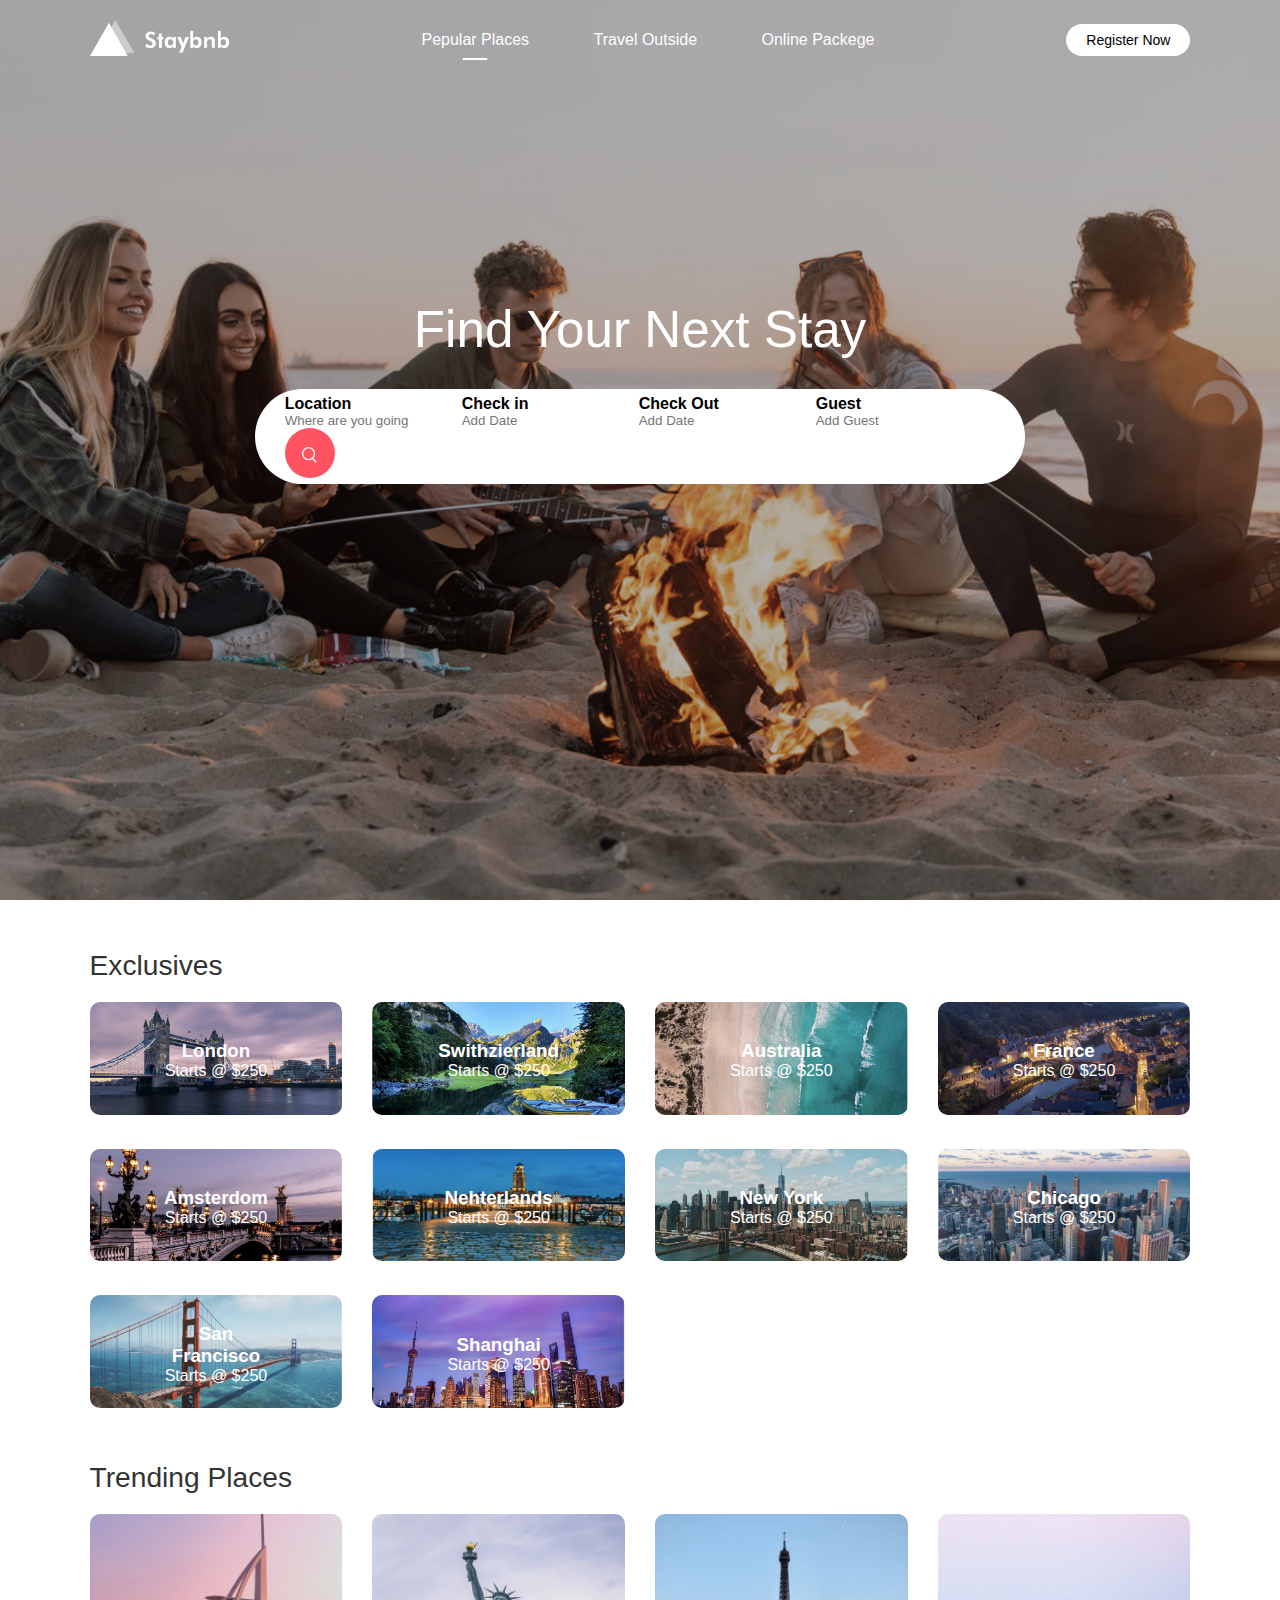
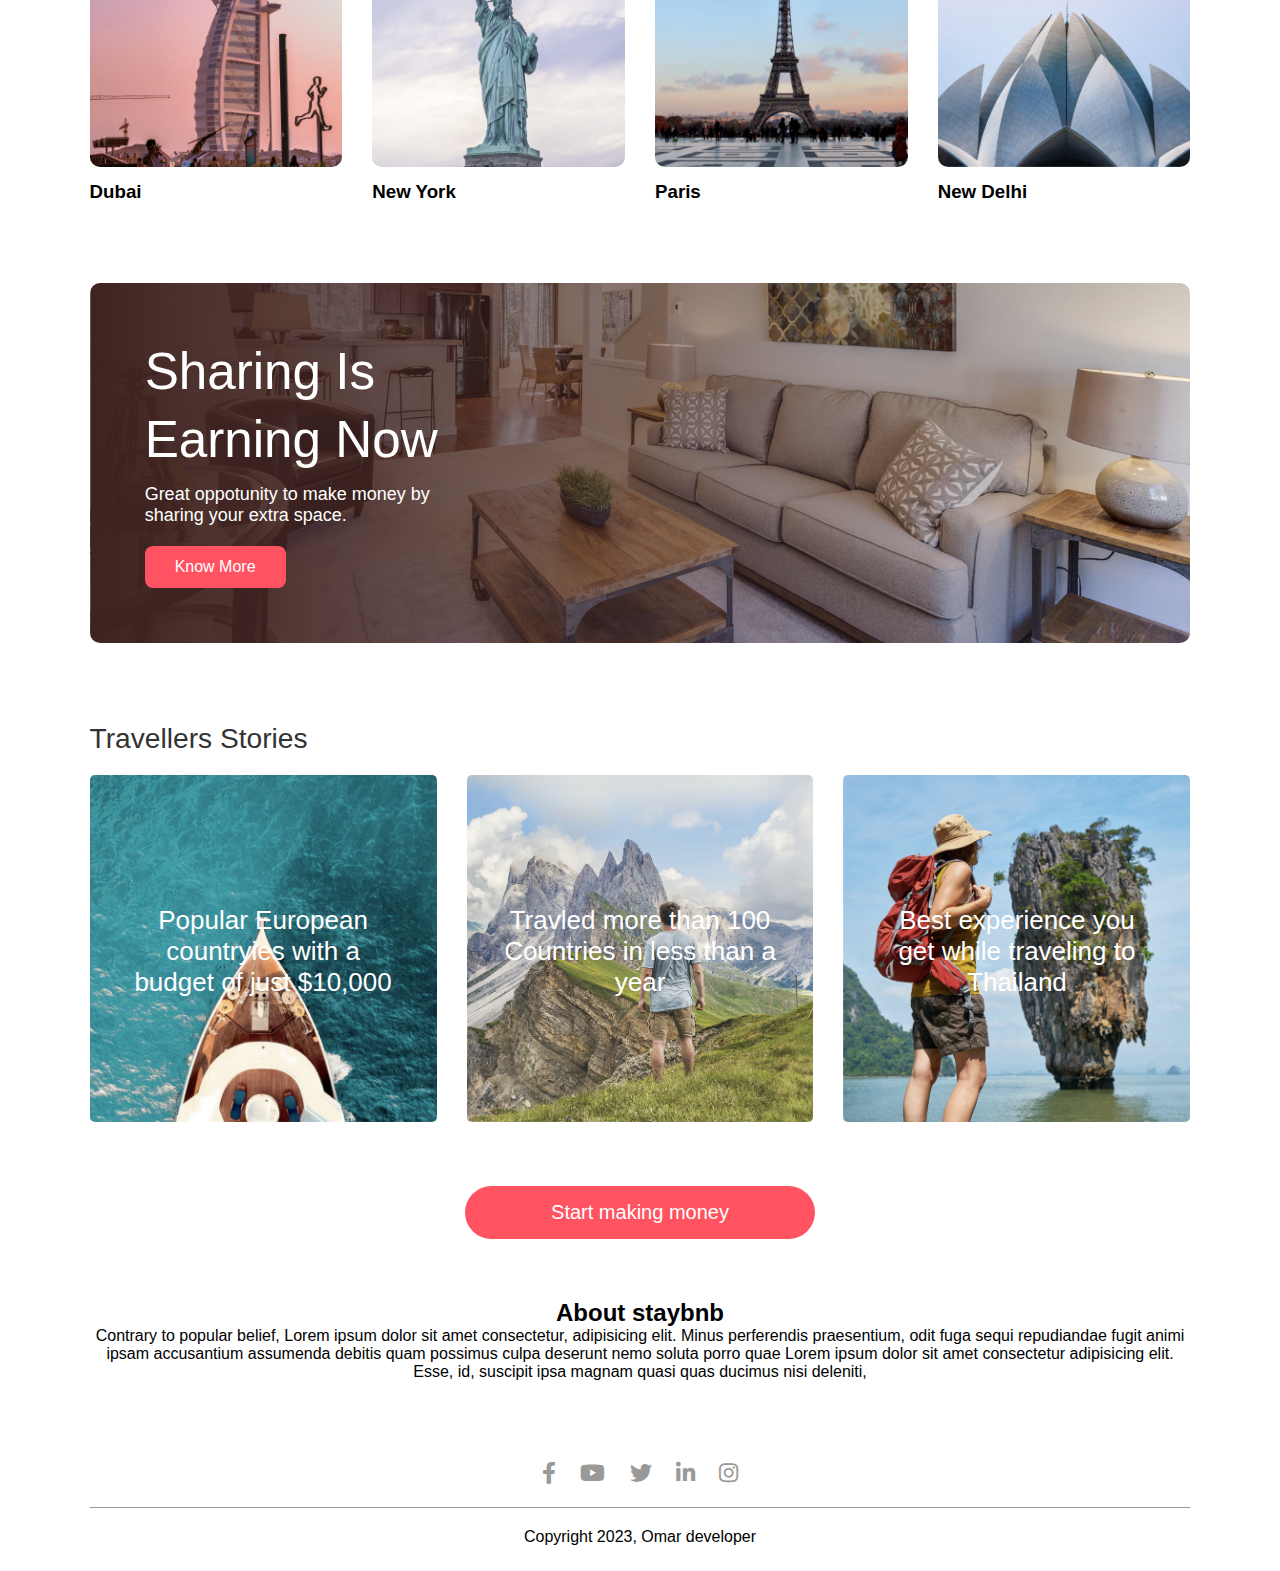
<file: Travel Website/index.html>
<!DOCTYPE html>
<html lang="en">
<head>
    <meta charset="UTF-8">
    <meta name="viewport" content="width=device-width, initial-scale=1.0">
    <title>Staybnb</title>
    <link rel="stylesheet" href="style.css">
    <link rel="stylesheet" href="css/all.css">
</head>
<body>
    <div class="header">
        <nav id="navBar">
            <a href="index.html">
                <img src="images/logo.png" class="logo">
            </a>
           
            <ul class="nav-links">
                <li><a href="#popular-places" class="active">Pepular Places</a></li>
                <li><a href="#">Travel Outside  </a></li>
                <li><a href="listing.html">Online Packege</a></li>
            </ul>
            <a href="#" class="register-btn">Register Now</a>
            <i class="fas fa-bars" onclick="togglebtn()"></i>
        </nav>
        <div class="container">
            <h1>Find Your Next Stay</h1>
            <div class="search-bar">
                <form>
                    <div>
                        <label class="location-input">Location</label>
                        <input type="text" placeholder="Where are you going">
                    </div>
                    <div>
                        <label>Check in </label>
                        <input type="text" placeholder="Add Date">
                    </div>
                    <div>
                        <label>Check Out</label>
                        <input type="text" placeholder="Add Date">
                    </div>
                    <div>
                        <label>Guest</label>
                        <input type="text" placeholder="Add Guest">
                    </div>
                    <button type="submit"><img src="images/search.png"></button>
                </form>
            </div>
        </div>
    </div>

    <!-- -----------Exclusive---------- -->
    <div class="container">
        <h2 class="sub-title">Exclusives</h2>
        <div class="exclusives">
            <div>
                <img src="images/image-1.png">
                <span>
                    <h3>London</h3>
                    <p>Starts @ $250</p>
                </span>
            </div>
            <div>
                <img src="images/image-2.png">
                <span>
                    <h3>Swithzierland</h3>
                    <p>Starts @ $250</p>
                </span>
            </div>
            <div>
                <img src="images/image-3.png">
                <span>
                    <h3>Australia</h3>
                    <p>Starts @ $250</p>
                </span>
            </div>
            <div>
                <img src="images/image-4.png">
                <span>
                    <h3>France</h3>
                    <p>Starts @ $250</p>
                </span>
            </div>
            <div>
                <img src="images/image-5.png">
                <span>
                    <h3>Amsterdom</h3>
                    <p>Starts @ $250</p>
                </span>
            </div>
            <div>
                <img src="images/image-6.png">
                <span>
                    <h3>Nehterlands</h3>
                    <p>Starts @ $250</p>
                </span>
            </div>
            <div>
                <img src="images/image-7.png">
                <span>
                    <h3>New York</h3>
                    <p>Starts @ $250</p>
                </span>
            </div>
            <div>
                <img src="images/image-8.png">
                <span>
                    <h3>Chicago</h3>
                    <p>Starts @ $250</p>
                </span>
            </div>
            <div>
                <img src="images/image-9.png">
                <span>
                    <h3>San Francisco</h3>
                    <p>Starts @ $250</p>
                </span>
            </div>
            <div>
                <img src="images/image-10.png">
                <span>
                    <h3>Shanghai</h3>
                    <p>Starts @ $250</p>
                </span>
            </div>
        </div>

        <h2 class="sub-title"  id="popular-places">Trending Places</h2>
        <div class="trending">
            <div>
                <img src="images/dubai.png" alt="">
                <h3>Dubai</h3>
            </div>
            <div>
                <img src="images/new-york.png" alt="">
                <h3>New York</h3>
            </div>
            <div>
                <img src="images/paris.png" alt="">
                <h3>Paris</h3>
            </div>
            <div>
                <img src="images/new-delhi.png" alt="">
                <h3>New Delhi</h3>
            </div>
        </div>

        <div class="cta">
            <h3>Sharing Is <br>Earning Now</h3>
            <p>Great oppotunity to make money by <br> sharing your extra space.</p>
            <a href="#" class="cta-btn">Know More</a>
        </div>

        <h2 class="sub-title">Travellers Stories</h2>
        <div class="stories">
        <div>
            <img src="images/story-1.png" alt="">
            <p>Popular European countryies with a budget of just $10,000</p>
        </div>
        <div>
            <img src="images/story-2.png" alt="">
            <p>Travled more than 100 Countries in less than a year</p>
        </div>
        <div>
            <img src="images/story-3.png" alt="">
            <p>Best experience you get while traveling to Thailand</p>
        </div>
    </div>
    <a href="#" class="start-btn">Start making money</a>

    <div class="about-msg">
        <h2>About staybnb</h2>
        <p>Contrary to popular belief, Lorem ipsum dolor sit amet consectetur, adipisicing elit. Minus perferendis praesentium, odit fuga sequi repudiandae fugit animi ipsam accusantium assumenda debitis quam possimus culpa deserunt nemo soluta porro quae Lorem ipsum dolor sit amet consectetur adipisicing elit. Esse, id, suscipit ipsa magnam quasi quas ducimus nisi deleniti,
        </p>
    </div>

    <div class="footer">
        <a href="https://facebooke.com/"><i class="fab fa-facebook-f"></i></a>
        <a href="https://youtube.com/"><i class="fab fa-youtube"></i></a>
        <a href="https://twitter.com/"><i class="fab fa-twitter"></i></a>
        <a href="https://linkedin.com/"><i class="fab fa-linkedin-in"></i></a>
        <a href="https://instagram.com/"><i class="fab fa-instagram"></i></a>
        <hr>
        <p>Copyright 2023, Omar developer</p>
    </div>

</div>


<script>
    var navBar = document.getElementById("navBar"); 

    function togglebtn(){
        navBar.classList.toggle("hidemenu")
    }
</script>
</body>
</html>
</file>
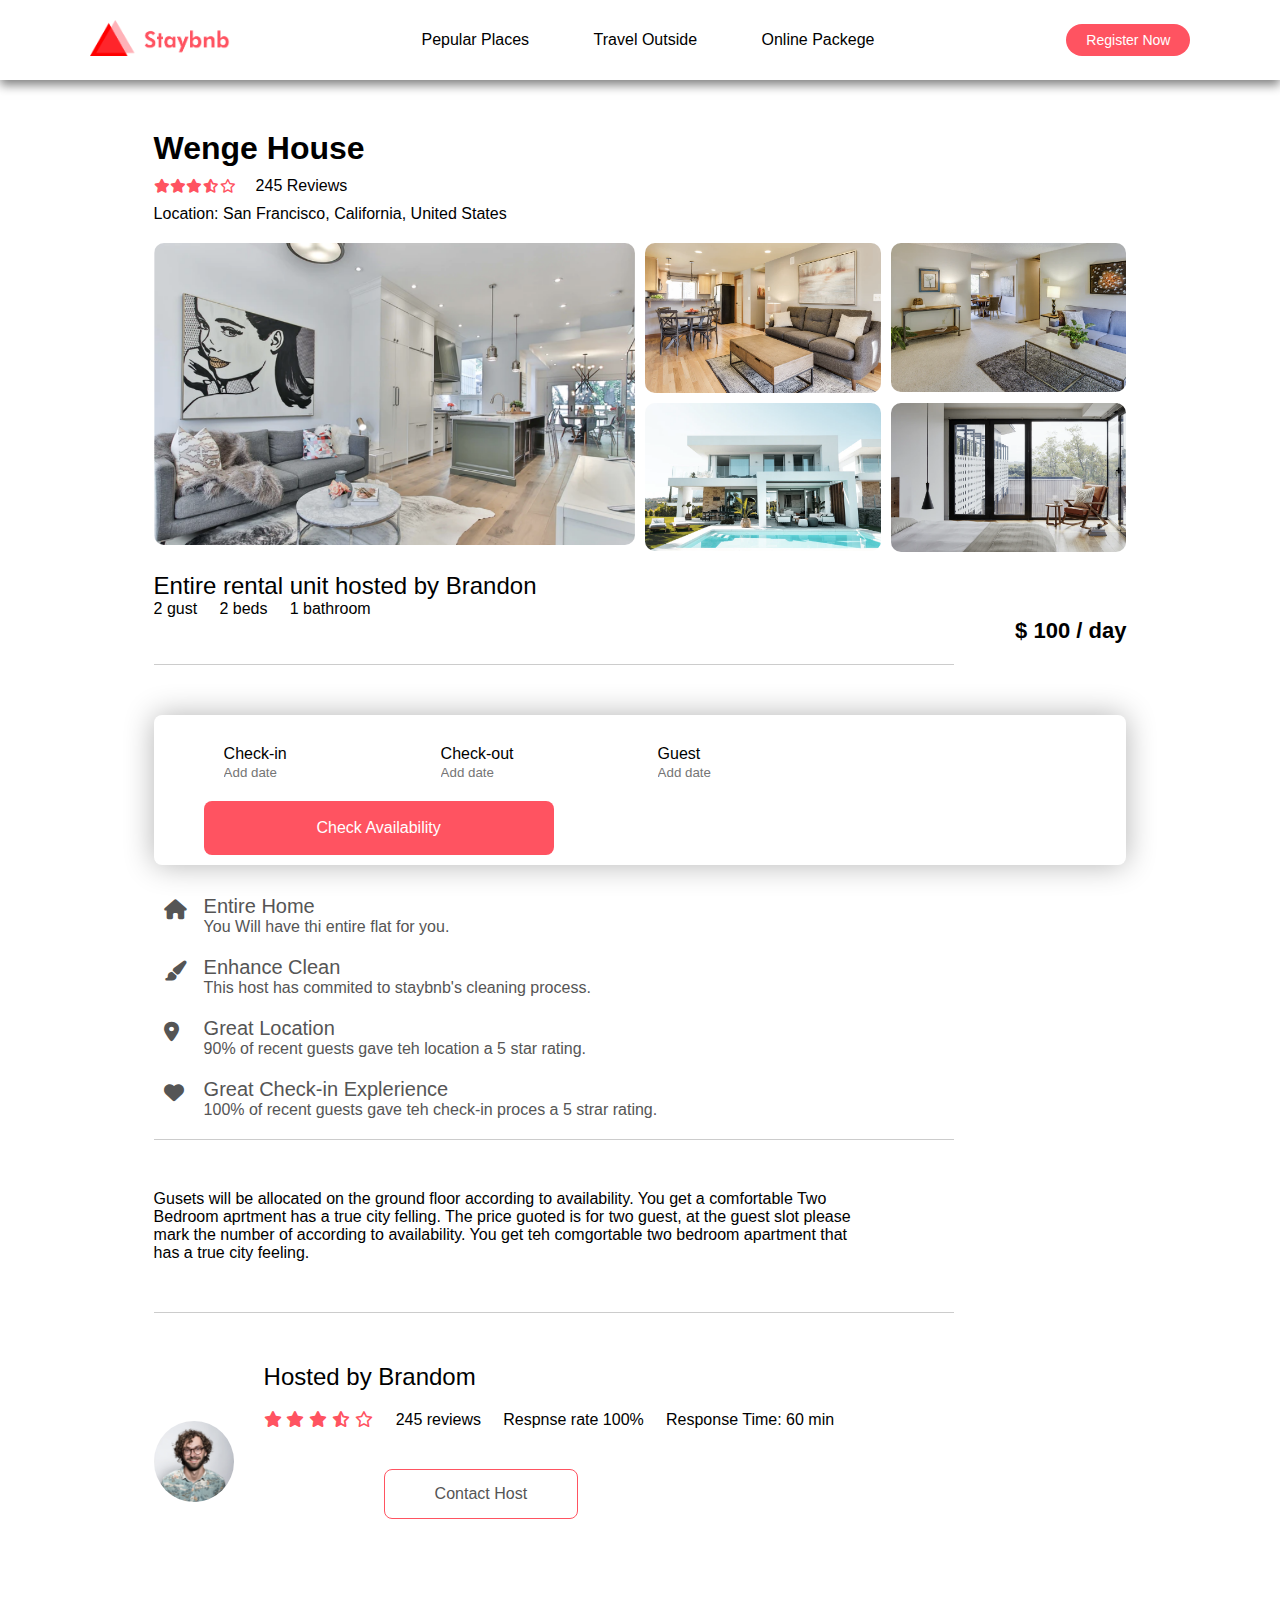
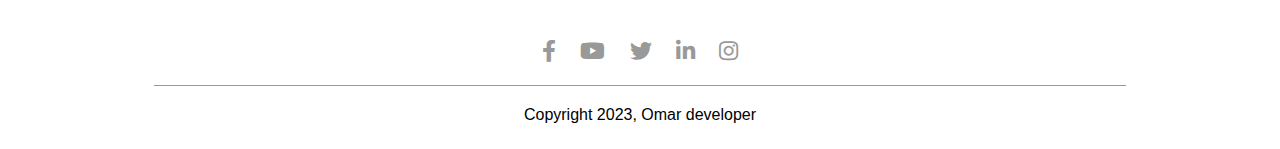
<file: Travel Website/house Details.html>
<!DOCTYPE html>
<html lang="en">
<head>
    <meta charset="UTF-8">
    <meta name="viewport" content="width=device-width, initial-scale=1.0">
    <title>House Details</title>
    <link rel="stylesheet" href="style.css">
    <link rel="stylesheet" href="css/all.css">
</head>
<body>
    <nav id="navBar" class="navBar-white">
        <a href="index.html">
            <img src="images/logo-red.png" class="logo">
        </a>
        
        <ul class="nav-links">
            <li><a href="index.html" class="active">Pepular Places</a></li>
            <li><a href="listing.html">Travel Outside  </a></li>
            <li><a href="listing.html">Online Packege</a></li>
        </ul>
        <a href="#" class="register-btn">Register Now</a>
        <i class="fas fa-bars" onclick="togglebtn()"></i>
    </nav>
    
    <div class="house-details">
        <div class="house-title">
            <h1>Wenge House</h1>
            <div class="row">
                <i class="fas fa-star"></i>
                <i class="fas fa-star"></i>
                <i class="fas fa-star"></i>
                <i class="fas fa-star-half-alt"></i>
                <i class="far fa-star"></i>
                <span>245 Reviews</span>
            </div>
            <div>
                <p>Location: San Francisco, California, United States</p>
            </div>
        </div>

        <div class="gallery">
            <div class="gallery-img-1"><img src="images/house-1.png"></div>
            <div><img src="images/house-2.png"></div>
            <div><img src="images/house-3.png"></div>
            <div><img src="images/house-4.png"></div>
            <div><img src="images/house-5.png"></div>
        </div>
        <div class="small-details">
            <h2>Entire rental unit hosted by Brandon</h2>
            <p>2 gust &nbsp; &nbsp; 2 beds &nbsp; &nbsp; 1 bathroom</p>
            <h4>$ 100 / day</h4>
        </div>
        <hr class="line">
        <form class="check-form">
            <div>
                <label>Check-in</label>
                <input type="text" placeholder="Add date">
            </div>
            <div>
                <label>Check-out</label>
                <input type="text" placeholder="Add date">
            </div>
            <div class="guest-field">
                <label>Guest</label>
                <input type="text" placeholder="Add date">
            </div>
            <button type="submit">Check Availability</button>
        </form>

        <ul class="details-list">
            <li><i class="fas fa-home"></i> Entire Home 
                <span>You Will have thi entire flat for you.</span>
            </li>
            <li><i class="fas fa-paint-brush"></i> Enhance Clean
                <span>This host has commited to staybnb's cleaning process.</span>
            </li>
            <li><i class="fas fa-map-marker-alt"></i> Great Location 
                <span>90% of recent guests gave teh location a 5 star rating. </span>
            </li>
            <li><i class="fas fa-heart"></i> Great Check-in Explerience
                <span>100% of recent guests gave teh check-in proces a 5 strar rating.<span>
            </li>
        </ul>

        <hr class="line">

        <p class="home-desc">Gusets will be allocated on the ground floor according to availability. You get a comfortable Two Bedroom aprtment has a true city felling. The price guoted is for two guest, at the guest slot please mark the number of according to availability. You get teh comgortable two bedroom apartment that has a true city feeling.</p>
        <hr class="line">

        <div class="host">
            <img src="images/host.png">
            <div>
                <h2>Hosted by Brandom</h2>
                <p>
                    <span>
                    <i class="fas fa-star"></i>
                    <i class="fas fa-star"></i>
                    <i class="fas fa-star"></i>
                    <i class="fas fa-star-half-alt"></i>
                    <i class="far fa-star"></i>
                </span>
                &nbsp; &nbsp; 245 reviews &nbsp; &nbsp; Respnse rate 100% &nbsp; &nbsp; Response Time: 60 min
            </p>
            <a href="#" class="contact-host">Contact Host</a>
        </div>
        </div>

        <div class="containner">
            <div class="footer">
                <a href="https://facebooke.com/"><i class="fab fa-facebook-f"></i></a>
                <a href="https://youtube.com/"><i class="fab fa-youtube"></i></a>
                <a href="https://twitter.com/"><i class="fab fa-twitter"></i></a>
                <a href="https://linkedin.com/"><i class="fab fa-linkedin-in"></i></a>
                <a href="https://instagram.com/"><i class="fab fa-instagram"></i></a>
                <hr>
                <p>Copyright 2023, Omar developer</p>
            </div>
        </div>
    </div>

    <script>
        var navBar = document.getElementById("navBar"); 
    
        function togglebtn(){
            navBar.classList.toggle("hidemenu")
        }
    </script>
 </body>
 </html>
</file>
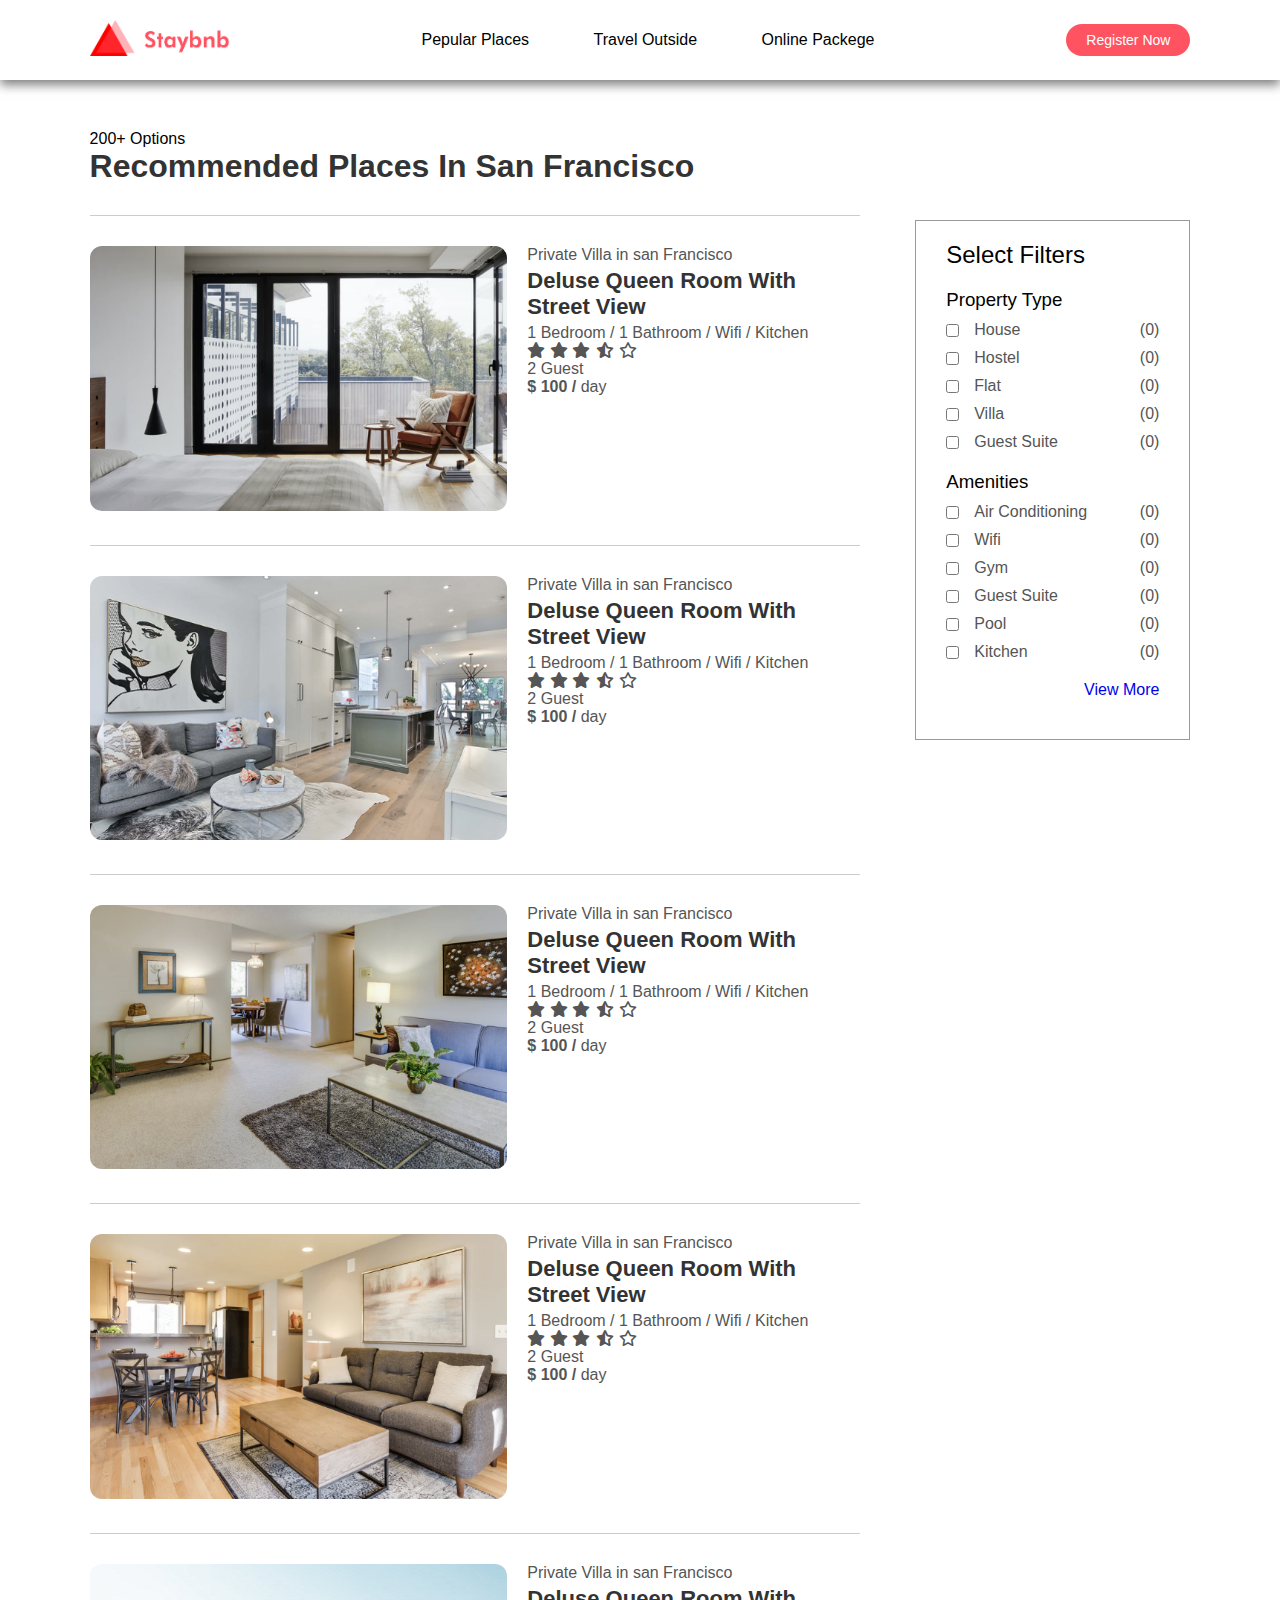
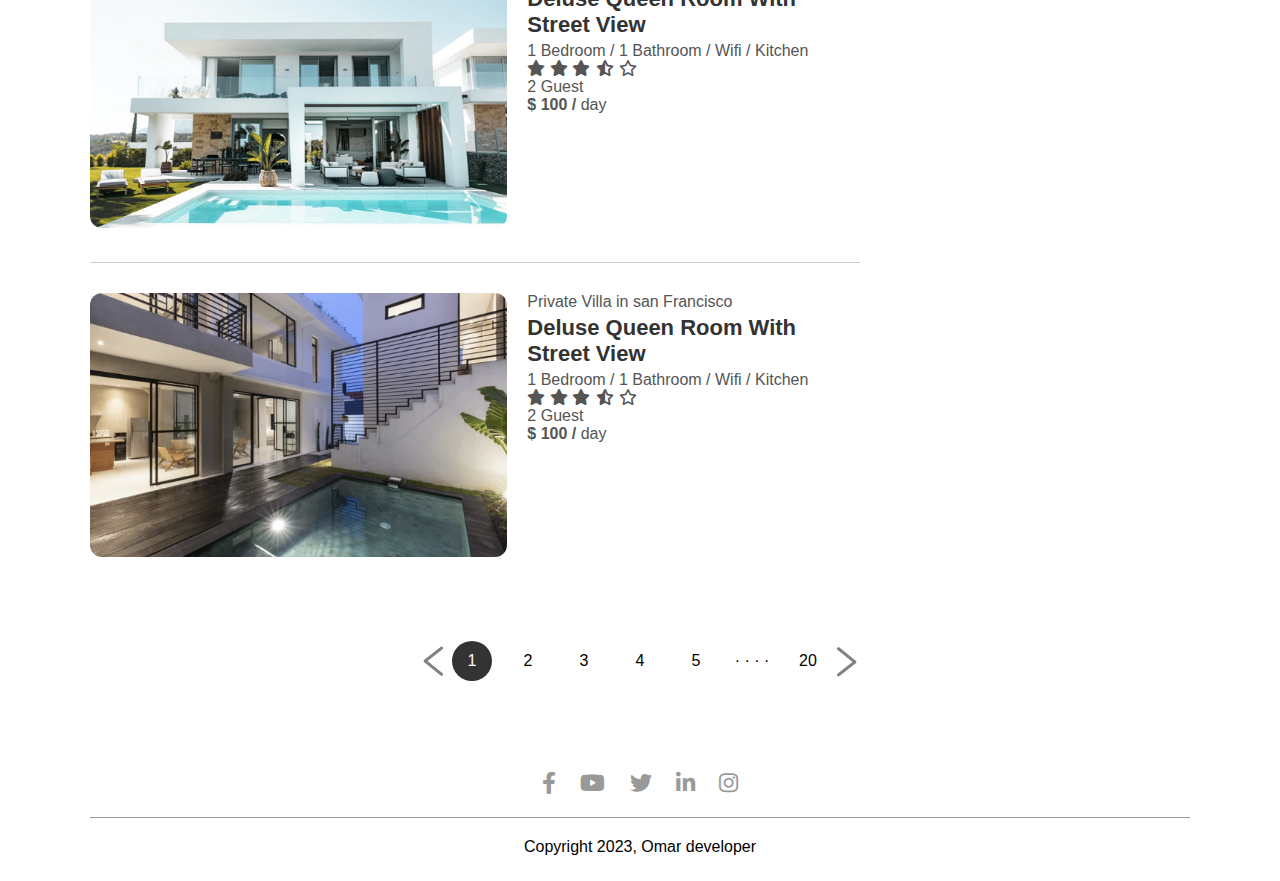
<file: Travel Website/listing.html>
<!DOCTYPE html>
<html lang="en">
<head>
    <meta charset="UTF-8">
    <meta name="viewport" content="width=device-width, initial-scale=1.0">
    <title>Listing</title>
    <link rel="stylesheet" href="style.css">
    <link rel="stylesheet" href="css/all.css">
</head>
<body>
    <nav id="navBar" class="navBar-white">
        <a href="index.html">
            <img src="images/logo-red.png" class="logo">
        </a>
        
        <ul class="nav-links">
            <li><a href="#" class="active">Pepular Places</a></li>
            <li><a href="#">Travel Outside  </a></li>
            <li><a href="listing.html">Online Packege</a></li>
        </ul>
        <a href="#" class="register-btn">Register Now</a>
        <i class="fas fa-bars" onclick="togglebtn()"></i>
    </nav>

<div class="container">
    <div class="list-container">
        <div class="left-col">
            <p>200+ Options</p>
            <h1>Recommended Places In San Francisco</h1>
            <div class="house">
                <div class="house-img">
                    <img src="images/image-s1.png">
                </div>
                <div class="house-info">
                    <p>Private Villa in san Francisco</p>
                    <h3>Deluse Queen Room With Street View</h3>
                    <p>1 Bedroom / 1 Bathroom / Wifi / Kitchen</p>
                    <i class="fas fa-star"></i>
                    <i class="fas fa-star"></i>
                    <i class="fas fa-star"></i>
                    <i class="fas fa-star-half-alt"></i>
                    <i class="far fa-star"></i>
                    <div class="house-price">
                        <p>2 Guest</p>
                        <h4>$ 100 / <span>day</span> </h4>
                    </div>
                </div>
            </div>
            <div class="house">
                <div class="house-img">
                    <img src="images/image-s2.png">
                </div>
                <div class="house-info">
                    <p>Private Villa in san Francisco</p>
                    <h3>Deluse Queen Room With Street View</h3>
                    <p>1 Bedroom / 1 Bathroom / Wifi / Kitchen</p>
                    <i class="fas fa-star"></i>
                    <i class="fas fa-star"></i>
                    <i class="fas fa-star"></i>
                    <i class="fas fa-star-half-alt"></i>
                    <i class="far fa-star"></i>
                    <div class="house-price">
                        <p>2 Guest</p>
                        <h4>$ 100 / <span>day</span> </h4>
                    </div>
                </div>
            </div>
            <div class="house">
                <div class="house-img">
                    <img src="images/image-s3.png">
                </div>
                <div class="house-info">
                    <p>Private Villa in san Francisco</p>
                    <h3>Deluse Queen Room With Street View</h3>
                    <p>1 Bedroom / 1 Bathroom / Wifi / Kitchen</p>
                    <i class="fas fa-star"></i>
                    <i class="fas fa-star"></i>
                    <i class="fas fa-star"></i>
                    <i class="fas fa-star-half-alt"></i>
                    <i class="far fa-star"></i>
                    <div class="house-price">
                        <p>2 Guest</p>
                        <h4>$ 100 / <span>day</span> </h4>
                    </div>
                </div>
            </div>
            <div class="house">
                <div class="house-img">
                    <img src="images/image-s4.png">
                </div>
                <div class="house-info">
                    <p>Private Villa in san Francisco</p>
                    <h3>Deluse Queen Room With Street View</h3>
                    <p>1 Bedroom / 1 Bathroom / Wifi / Kitchen</p>
                    <i class="fas fa-star"></i>
                    <i class="fas fa-star"></i>
                    <i class="fas fa-star"></i>
                    <i class="fas fa-star-half-alt"></i>
                    <i class="far fa-star"></i>
                    <div class="house-price">
                        <p>2 Guest</p>
                        <h4>$ 100 / <span>day</span> </h4>
                    </div>
                </div>
            </div>
            <div class="house">
                <div class="house-img">
                    <img src="images/image-s5.png">
                </div>
                <div class="house-info">
                    <p>Private Villa in san Francisco</p>
                    <h3>Deluse Queen Room With Street View</h3>
                    <p>1 Bedroom / 1 Bathroom / Wifi / Kitchen</p>
                    <i class="fas fa-star"></i>
                    <i class="fas fa-star"></i>
                    <i class="fas fa-star"></i>
                    <i class="fas fa-star-half-alt"></i>
                    <i class="far fa-star"></i>
                    <div class="house-price">
                        <p>2 Guest</p>
                        <h4>$ 100 / <span>day</span> </h4>
                    </div>
                </div>
            </div>
            <div class="house">
                <div class="house-img">
                    <img src="images/image-s6.png">
                </div>
                <div class="house-info">
                    <p>Private Villa in san Francisco</p>
                    <h3>Deluse Queen Room With Street View</h3>
                    <p>1 Bedroom / 1 Bathroom / Wifi / Kitchen</p>
                    <i class="fas fa-star"></i>
                    <i class="fas fa-star"></i>
                    <i class="fas fa-star"></i>
                    <i class="fas fa-star-half-alt"></i>
                    <i class="far fa-star"></i>
                    <div class="house-price">
                        <p>2 Guest</p>
                        <h4>$ 100 / <span>day</span> </h4>
                    </div>
                </div>
            </div>
        </div>
        <div class="right-col">
            <div class="sidebar">
                <h2>Select Filters</h2>
                <h3>Property Type</h3>
                <div class="filter">
                    <input type="checkbox"><p>House</p> <span>(0)</span>
                </div>
                <div class="filter">
                    <input type="checkbox"><p>Hostel</p> <span>(0)</span>
                </div>
                <div class="filter">
                    <input type="checkbox"><p>Flat</p> <span>(0)</span>
                </div>
                <div class="filter">
                    <input type="checkbox"><p>Villa</p> <span>(0)</span>
                </div>
                <div class="filter">
                    <input type="checkbox"><p>Guest Suite</p> <span>(0)</span>
                </div>
                <h3>Amenities</h3>
                <div class="filter">
                    <input type="checkbox"> <p>Air Conditioning</p> <span>(0)</span>
                </div>
                <div class="filter">
                    <input type="checkbox"> <p>Wifi</p> <span>(0)</span>
                </div>
                <div class="filter">
                    <input type="checkbox"> <p>Gym</p> <span>(0)</span>
                </div>
                <div class="filter">
                    <input type="checkbox"> <p>Guest Suite</p> <span>(0)</span>
                </div>
                <div class="filter">
                    <input type="checkbox"> <p>Pool</p> <span>(0)</span>
                </div>
                <div class="filter">
                    <input type="checkbox"> <p>Kitchen</p> <span>(0)</span>
                </div>
                <div class="sidebar-link">
                    <a href="#">View More</a>
                </div>
            </div>
        </div>
    </div>

    <div class="pagination">
        <img src="images/arrow.png">
        <span class="current">1</span>
        <span>2</span>
        <span>3</span>
        <span>4</span>
        <span>5</span>
        <span> &middot; &middot; &middot; &middot; </span>
        <span>20</span>
        <img src="images/arrow.png" class="right-arrow">
    </div>






    <div class="footer">
        <a href="https://facebooke.com/"><i class="fab fa-facebook-f"></i></a>
        <a href="https://youtube.com/"><i class="fab fa-youtube"></i></a>
        <a href="https://twitter.com/"><i class="fab fa-twitter"></i></a>
        <a href="https://linkedin.com/"><i class="fab fa-linkedin-in"></i></a>
        <a href="https://instagram.com/"><i class="fab fa-instagram"></i></a>
        <hr>
        <p>Copyright 2023, Omar developer</p>
    </div>

</div>
    
    <script>
        var navBar = document.getElementById("navBar"); 
    
        function togglebtn(){
            navBar.classList.toggle("hidemenu")
        }
    </script>
</body>
</html>
</file>
<file: Travel Website/style.css>
*{
    margin: 0; 
    padding: 0; 
    font-family: sans-serif;
    box-sizing: border-box;
}
.header{
    min-height: 100vh; 
    width: 100%; 
    background-image: linear-gradient(rgba(0,0,0,0.3),rgba(0,0,0,0.3)),url(images/banner.png);
    background-size: cover; 
    background-position: center;
}
nav{
    display: flex;
    align-items: center;
    justify-content: space-between;
    padding: 20px 7%; 
}
nav .logo{
    width: 140px; 
    cursor: pointer;
}
nav ul li{
    list-style: none;
    display: inline-block;
    margin: 10px 30px;
}
.nav-links a{
    text-decoration: none;
    color: #fff; 
}
.register-btn{
    background: #fff;
    color: #000; 
    padding: 8px 20px; 
    border-radius: 20px;
    text-decoration: none;
    font-size: 14px; 
}
.container{
    padding: 0 7%; 
}
.header h1{
    font-size: 4vw; 
    font-weight: 500;
    color: #fff; 
    text-align: center;
    padding-top: 20%; 
}
.search-bar{
    background: #fff;
    width: 70%; 
    margin: 30px auto; 
    padding: 6px 10px 6px 30px; 
    border-radius: 50px;
}
.search-bar form{
    display: flex; 
    align-items: center;
    flex-wrap: wrap; 
}
.search-bar form input{
    display: block;
    border: 0; 
    outline: none; 
    background: transparent;
}
.search-bar form button{
    background: #ff5361; 
    width: 50px; 
    height: 50px; 
    border-radius: 50%;
    border: 0; 
    outline: none; 
    cursor: pointer;
}
.search-bar form button img{
    width: 15px; 
    margin-top: 7px; 
}
.location-input{
    flex: 1; 
}
.search-bar form label{
    font-weight: 600;
}


/* ----------exclusives--------- */
.sub-title{
    margin: 50px 0 20px; 
    font-size: 2.2vw; 
    font-weight: 500;
    color: #333;
}
.exclusives{
    display: grid;
    grid-template-columns: repeat(auto-fit, minmax(200px, 1fr));
    grid-gap: 30px; 
    
}
.exclusives div img{
    width: 100%;
    border-radius: 10px;
}
.exclusives div {
    position: relative;
}
.exclusives div span{
    position: absolute;
    top: 50%; 
    left: 50%;
    transform: translate(-50%, -50%);
    text-align: center;
    color: #fff; 
}

/* ------------trending--------- */
.trending{
    display: grid;
    grid-template-columns: repeat(auto-fit, minmax(200px, 1fr));
    grid-gap: 30px; 
    margin-bottom: 30px;
}
.trending div img{
    width: 100%; 
    border-radius: 10px;
}
.trending h3{
    font-weight: 600;
    margin-top: 10px; 
}

/* ----------cta---------- */
.cta{
    margin: 80px 0; 
    background-image: linear-gradient(to right, #3f2321, transparent),url(images/banner-2.png);
    background-size: cover; 
    padding: 5%; 
    background-position: center;
    border-radius: 10px;
    color: #fff; 
}
.cta h3{
    font-size: 4vw; 
    line-height: 5.3vw;
    font-weight: 500;
}
.cta p{
    font-size: 18px; 
    margin: 10px 0; 
}
.cta .cta-btn{
    background: #ff5361;
    color: #fff;
    text-decoration: none;
    padding: 12px 30px; 
    border-radius: 8px; 
    margin-top: 10px; 
    display: inline-block;
}
/* -----------stories---------- */
.stories{
    display: grid; 
    grid-template-columns: repeat(auto-fit, minmax(200px, 1fr));
    grid-gap: 30px; 
    margin-bottom: 30px; 
}
.stories div{
    position: relative;
    text-align: center;
}
.stories div img{
    width: 100%; 
    border-radius: 5px;
}
.stories p{
    width: 80%; 
    position: absolute;
    top: 50%; 
    left: 50%; 
    transform: translate(-50%, -50%);
    color: #fff; 
    font-size: 26px;
}
.start-btn{
    text-decoration: none;
    background: #ff5361;
    color: #fff; 
    width: 80%; 
    max-width: 350px; 
    display: block; 
    text-align: center;
    margin: 60px auto; 
    padding: 15px; 
    border-radius: 30px; 
    font-size: 20px;
}

/* ---------about msg--------- */
.about-msg{
    text-align: center;
    margin-bottom: 30px;
    font-weight: 500; 
}


/* ---------footer-------- */
.footer{
    margin: 80px 0 10px; 
    text-align: center;
}
.footer a{
    text-decoration: none;
    color: #999; 
    font-size: 22px; 
    margin: 0 10px; 

}
.footer hr{
    background: #999; 
    height: 1px; 
    width: 100%; 
    border: 0; 
    margin: 20px 0; 
}
.footer p{
    padding-bottom: 15px; 
}
.active{
    position: relative; 
}
.active::after{
    content: '';
    background: #fff; 
    width: 25px; 
    height: 2px; 
    position: absolute; 
    left: 50%; 
    transform: translate(-50%);
    bottom: -12px; 
    border-radius: 2px;
}
nav .fa-bars{
    display: none;
}
 
/* ----------for small screen devices---------- */
@media only screen and (max-width: 700px){
    .logo{
        position: fixed; 
        top: 4%; 
        left: 7%; 
    }
    nav{
        position: fixed;
        top: 0; 
        z-index: 100; 
        display: inline-block; 
        width: 100%; 
        padding: 100px 7% 0; 
        background-color: rgba(0,0,0,0.8);
        text-align: right;
        max-height: 100px;
        overflow: hidden; 
        transition: max-height 0.5s; 
    }
    nav .nav-links li{
        margin: 10px 0; 
        display: block; 
    }
    .register-btn{
        margin: 15px 0 30px; 
        display: inline-block;
    }
    nav .fa-bars{
        color: #fff; 
        display: block;
        position: fixed; 
        top: 4%; 
        right: 7%; 
        font-size: 30px; 
    }
    .active::after{
        left: -40px; 
        transform: translate(0, 50%);
        bottom: 50%; 
    }
    .hidemenu{
        max-height: 300px;
    }
    .header h1{
        padding-top: 200px; 
        font-size: 7vw; 
    }
    .search-bar{
        width: 90%; 
        margin: 30px auto; 
        padding: 20px 10px 30px; 
        border-radius: 10px;
    }
    .search-bar form{
        display: block; 
    }
    .search-bar form input{
        border-bottom: 1px solid #ddd; 
        width: 100%; 
        margin-bottom: 20px; 
        margin-top: 10px; 
        padding-bottom: 10px; 
    }
    .search-bar form button{
        position: absolute; 
        bottom: 40%; 
        left: 50%; 
        transform: translate(-50%, -50%);
    }
    .sub-title{
        font-size: 6vw; 
    }
    .cta{
        padding: 15% 5%; 
    }
    .cta h3{
        font-size: 7vw; 
        line-height: 30px;
    }
    .cta p{
        font-size: 14px; 
    }
    .cta-btn{
        padding: 6px 15px; 
        border-radius: 4px;
        margin-top: 10px; 
        font-size: 14px; 
    }
    .stories p{
        font-size: 22px; 
    }
    .about-msg{
        font-size: 15px;
    }
    .header{
      
        background-image: linear-gradient(rgba(0,0,0,0.3),rgba(0,0,0,0.3)),url(images/banner.png);
        background-size: cover; 
        background-position: center;
    }
}



/* -----------------Listing page----------- */
.navBar-white{
    background: #fff;
    box-shadow: 0 5px 10px rgba(0,0,0,0.5);
}
.navBar-white .nav-links a{
    color: #000; 
}
.navBar-white .register-btn{
    background: #ff5361; 
    color: #fff; 
}
.navBar-white .fa-bars{
    color: #000; 
}
.list-container{
    margin-top: 50px; 
    display: flex;
    flex-wrap: wrap;
    justify-content: space-between;
}
.left-col{
    flex-basis: 70%;
}
.right-col{
    flex-basis: 25%;
}
.container .house{
    display: flex; 
    justify-content: space-between;
    /* flex-wrap: wrap; */
    padding: 30px 0; 
    border-top: 1px solid #ccc; 
}
.left-col h1{
    color: #333; 
    font-weight: 600;
    margin-bottom: 30px; 
}
.house img{
    flex-basis: 40%; 
}
.house-info{
    flex-basis: 58%;
    color: #555; 
    margin-left: 20px;
}
.house-img img{
    width: 100%; 
    border-radius: 12px;
}
.house-info h3{
    font-weight: 600;
    color: #333; 
    font-size: 22px; 
    margin: 4px 0; 
}
.house-price h4 span{
    font-size: 16px; 
    font-weight: 500;
}
.sidebar{
    border: 1px solid #999;       
    padding: 20px 30px; 
    margin-top: 90px; 
}
.sidebar h2{
    font-weight: 500;
}
.sidebar h3{
    font-weight: 500;
    margin: 20px 0 10px;
}
.filter{
    display: flex;
    align-items: center;
    color: #555; 
    margin-bottom: 10px;
}
.filter p{
    flex: 1; 
}
.filter input{
    margin-right: 15px; 
    cursor: pointer;
}
.sidebar-link{
    text-align: right;
    margin: 20px 0; 
}
.sidebar-link a{
    text-decoration: none;
}
.pagination{
    display: flex;
    align-items: center;
    justify-content: center;
    margin: 40px 0; 
}
.right-arrow{
    transform: rotate(180deg);
}
.pagination span{
    margin: 10px 8px; 
    width: 40px; 
    height: 40px; 
    line-height: 40px ;
    text-align: center;
    border-radius: 50%;
    cursor: pointer;
}
.pagination .current{
    background: #333;
    color: #fff; 
}


/* ---------small screen for listing page---------- */
@media only screen and (max-width: 700px){
    .list-container{
        margin-top: 150px;
    }
    .left-col, .right-col, .house-img, .house-info{
        flex-basis: 100%; 
    }
    .left-col h1{
        font-size: 22px; 
    }
    .house-info h3{
        font-size: 18px; 
    }
    .house-info i{
        font-size: 16px; 
        color: red; 
    }
    .pagination span{
        margin: 10px 2px; 
        width: 30px; 
        height: 30px; 
        line-height: 30px;
        font-size: 12px; 
    }
}




/* ----------------House Details------------- */
.house-details{
    padding: 0 12%; 
}
.house-title{
    margin-top: 50px; 
}
.house-title h1{
    font-weight: 600;
}
.house-title .row{
    display: flex; 
    flex-wrap: wrap; 
    align-items: center;
    margin: 10px 0; 
}
.house-title span{
    margin: 0 20px; 
}
.house-title i{
    color: #ff5361; 
    font-size: 14px; 
}
.gallery{
    display: grid; 
    grid-gap: 10px; 
    grid-template-areas: 'first first . .' 'first first . .';
    margin: 20px 0; 
}
.gallery div img{
    width: 100%; 
    display: block; 
    border-radius: 10px;
}
.gallery-img-1{
    grid-area: first; 
}
.small-details h2{
    font-weight: 500;
}
.small-details h4{
    text-align: right;
    font-size: 22px; 
}
.line{
    border: 0; 
    height: 1px; 
    background: #ccc; 
    width: 100%; 
    max-width: 800px; 
    margin: 20px 0 50px; 
}
.check-form{
    margin: 30px 0; 
    background: #fff;
    box-shadow: 0 0 30px rgba(0,0,0,0.3);
    border-radius: 8px;
    display: flex; 
    flex-wrap: wrap; 
    align-items: center;
    padding: 10px 50px; 
}
.check-form label{
    display: block; 
}
.check-form div{
    padding: 20px; 
}
.check-form input{
    background: transparent; 
    border: 0; 
    outline: none; 
}
.check-form button{
    background: #ff5361;
    border: 0; 
    outline: none; 
    color: #fff; 
    padding: 18px; 
    width: 350px; 
    border-radius: 8px;
    font-size: 16px; 
}
.guest-field{
    flex: 1; 
}
.details-list li{
    margin-left: 50px; 
    font-size: 20px; 
    font-weight: 500;
    margin-bottom: 20px; 
    color: #555; 
    position: relative;
    list-style: none;
}
.details-list li span{
    display: block; 
    font-weight: 400;
    font-size: 16px; 
}
.details-list li i{
    position: absolute; 
    top: 5px; 
    left: -40px; 
}
.home-desc{
    max-width: 700px; 
    margin-bottom: 50px; 
}
.host{
    display: flex;
    align-items: center;
}
.host img{
    width: 80px; 
    border-radius: 50%;
    margin-right: 30px; 
}
.host div h2{
    margin-bottom: 20px; 
    font-weight: 500;
}
.host i{
    color: #ff5361; 
}
.contact-host{
    display: inline-block;
    margin: 40px 0 40px 120px;
    text-decoration: none; 
    color: #555; 
    padding: 15px 50px; 
    border: 1px solid #ff5361; 
    border-radius: 8px;
}

/* -----------medai query for house details page-------------- */
@media only screen and (max-width: 700px){
    .house-details{
        margin-top: 150px; 
    }
    .row p{
        margin-top: 10px; 
    }
    .gallery{
        grid-template-areas: 'first first' '. .' '. .';
    }
    .small-details h2{
        font-size: 20px; 
        margin-top: 24px; 
    }
    .small-details h4{
        text-align: left;
        margin: 10px 0; 
        font-size: 18px; 
    }
    .check-form{
        padding: 10px 30px; 
    }
    .check-form div{
        padding: 20px 0; 
        width: 100%; 
    }
    .check-form input{
        border-bottom: 1px solid #ccc; 
        width: 100%; 
        padding-bottom: 5px; 
    }
    .check-form button{
        font-size: 14px; 
        margin-top: 10px; 
        margin-bottom: 15px;
        border-radius: 4px;
    }
    .host{
        display: block;
        line-height: 28px;
    }
    .contact-host{
        margin: 40px 0; 
    }
}
</file>
